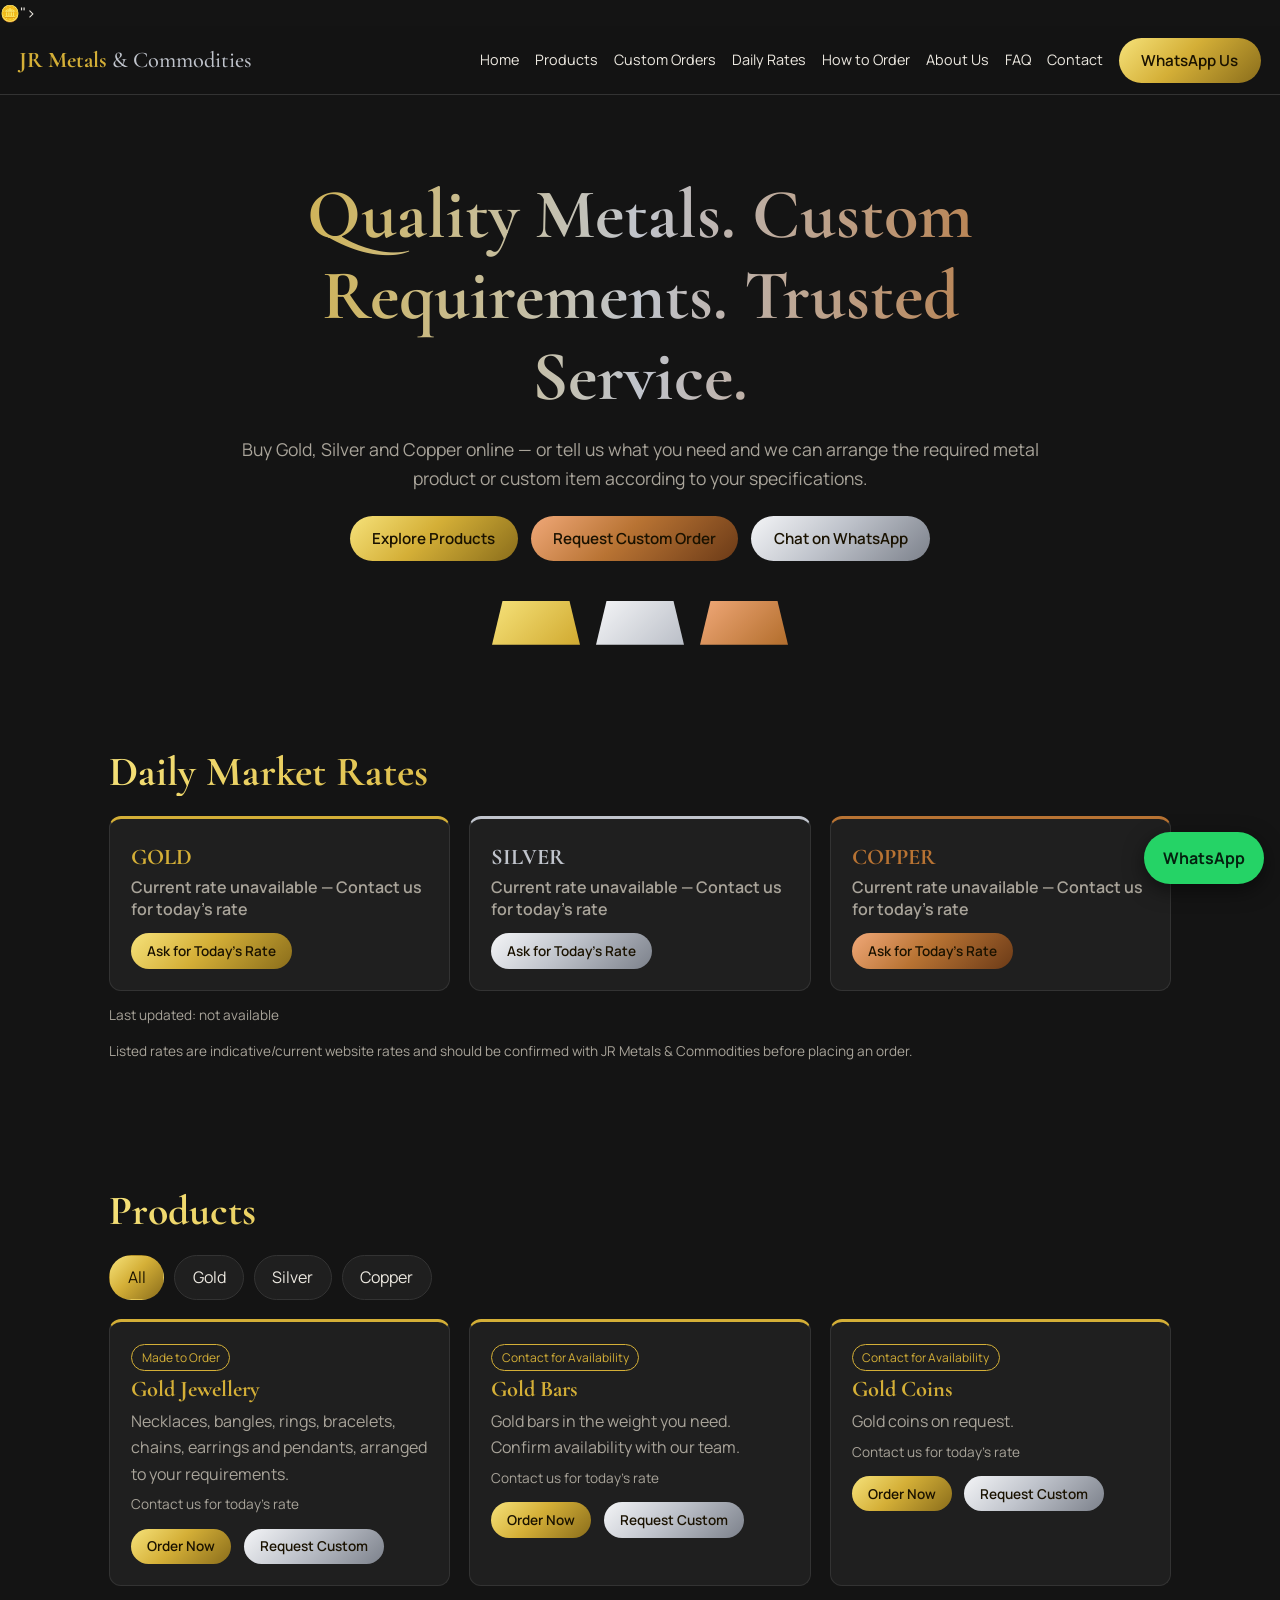
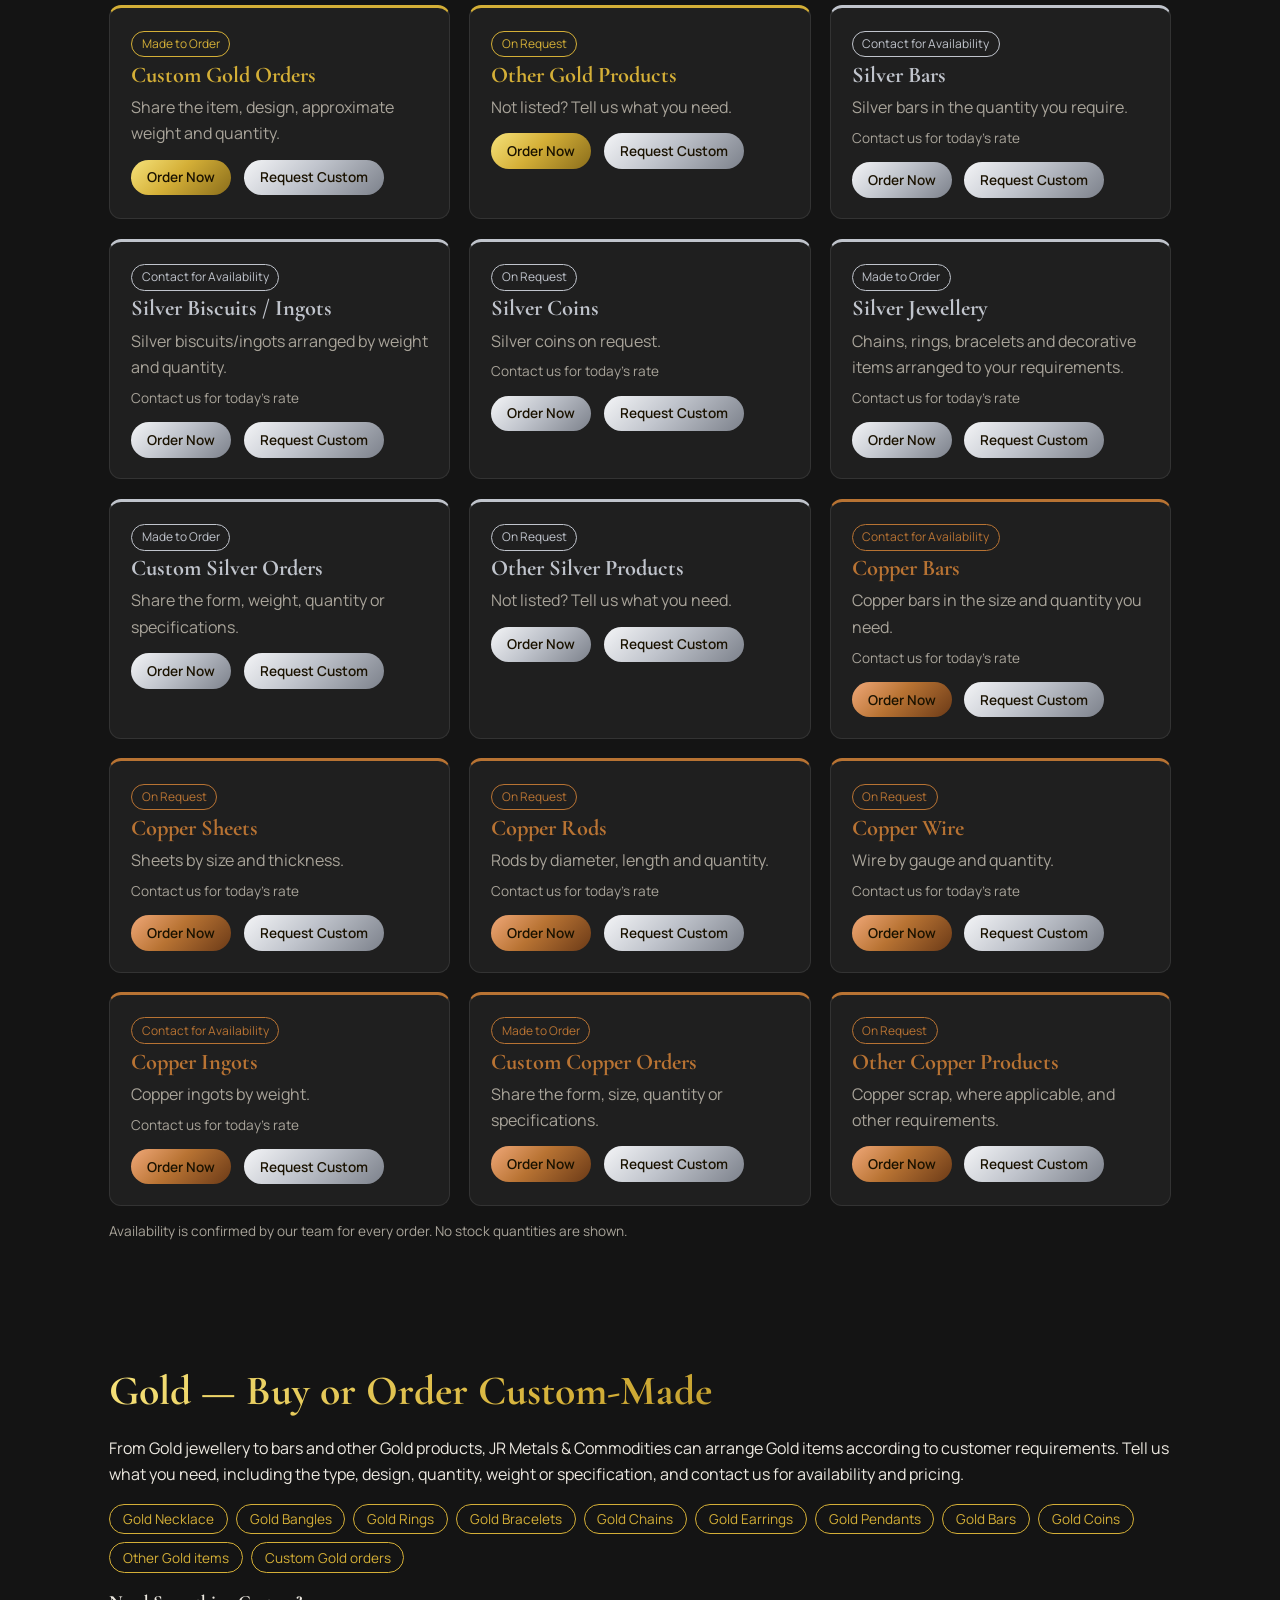
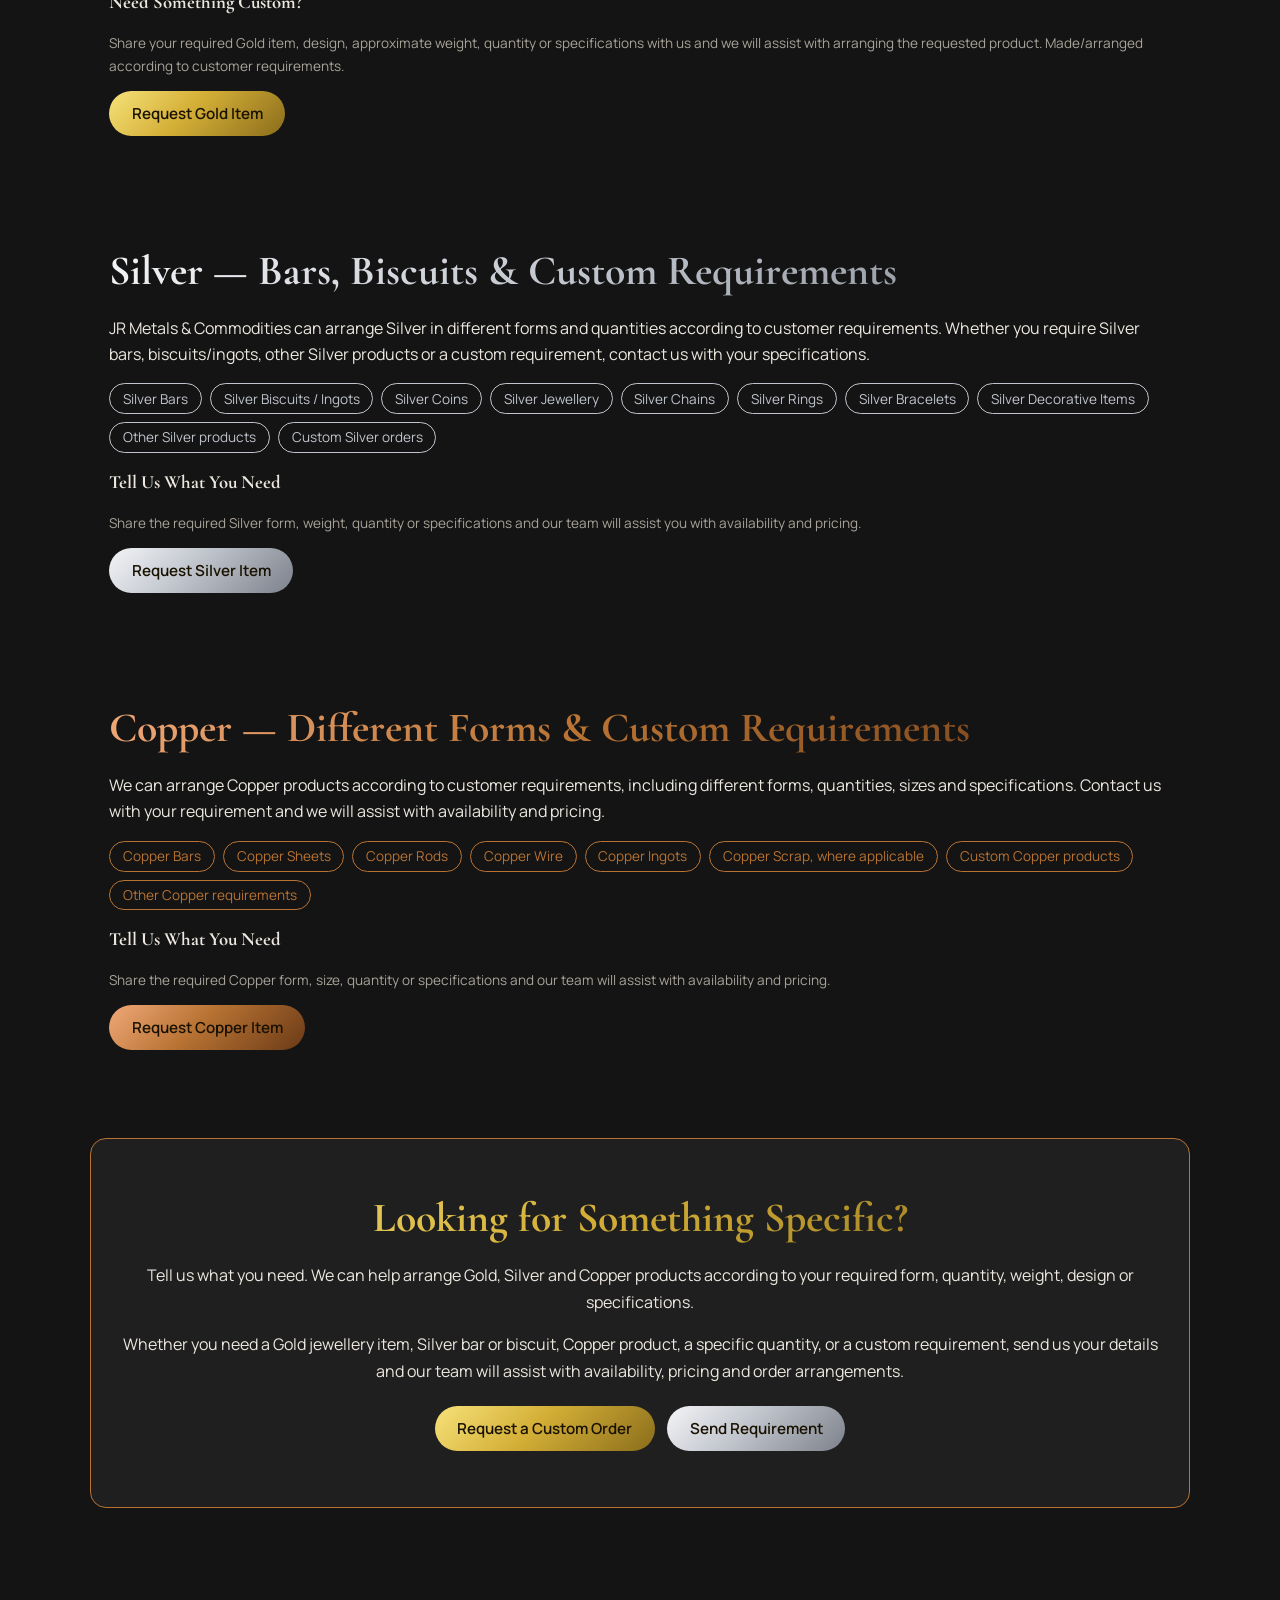
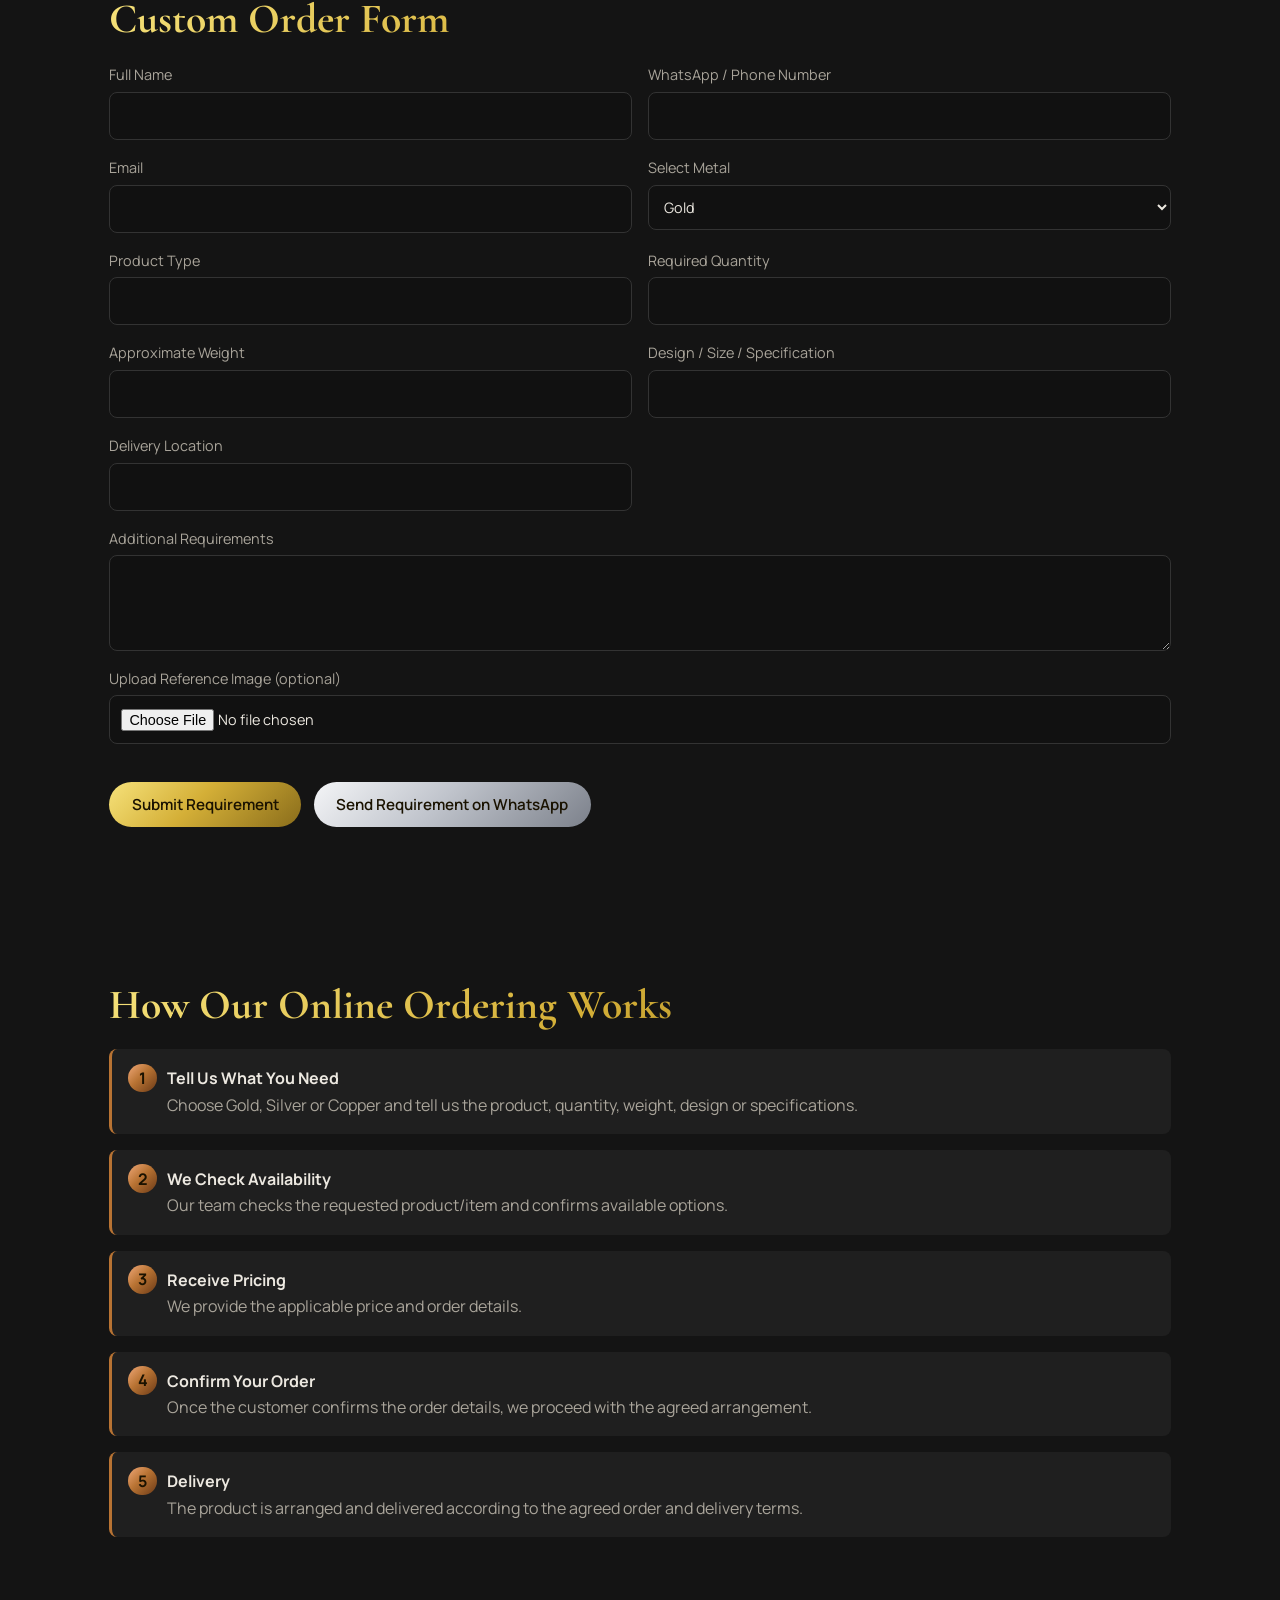
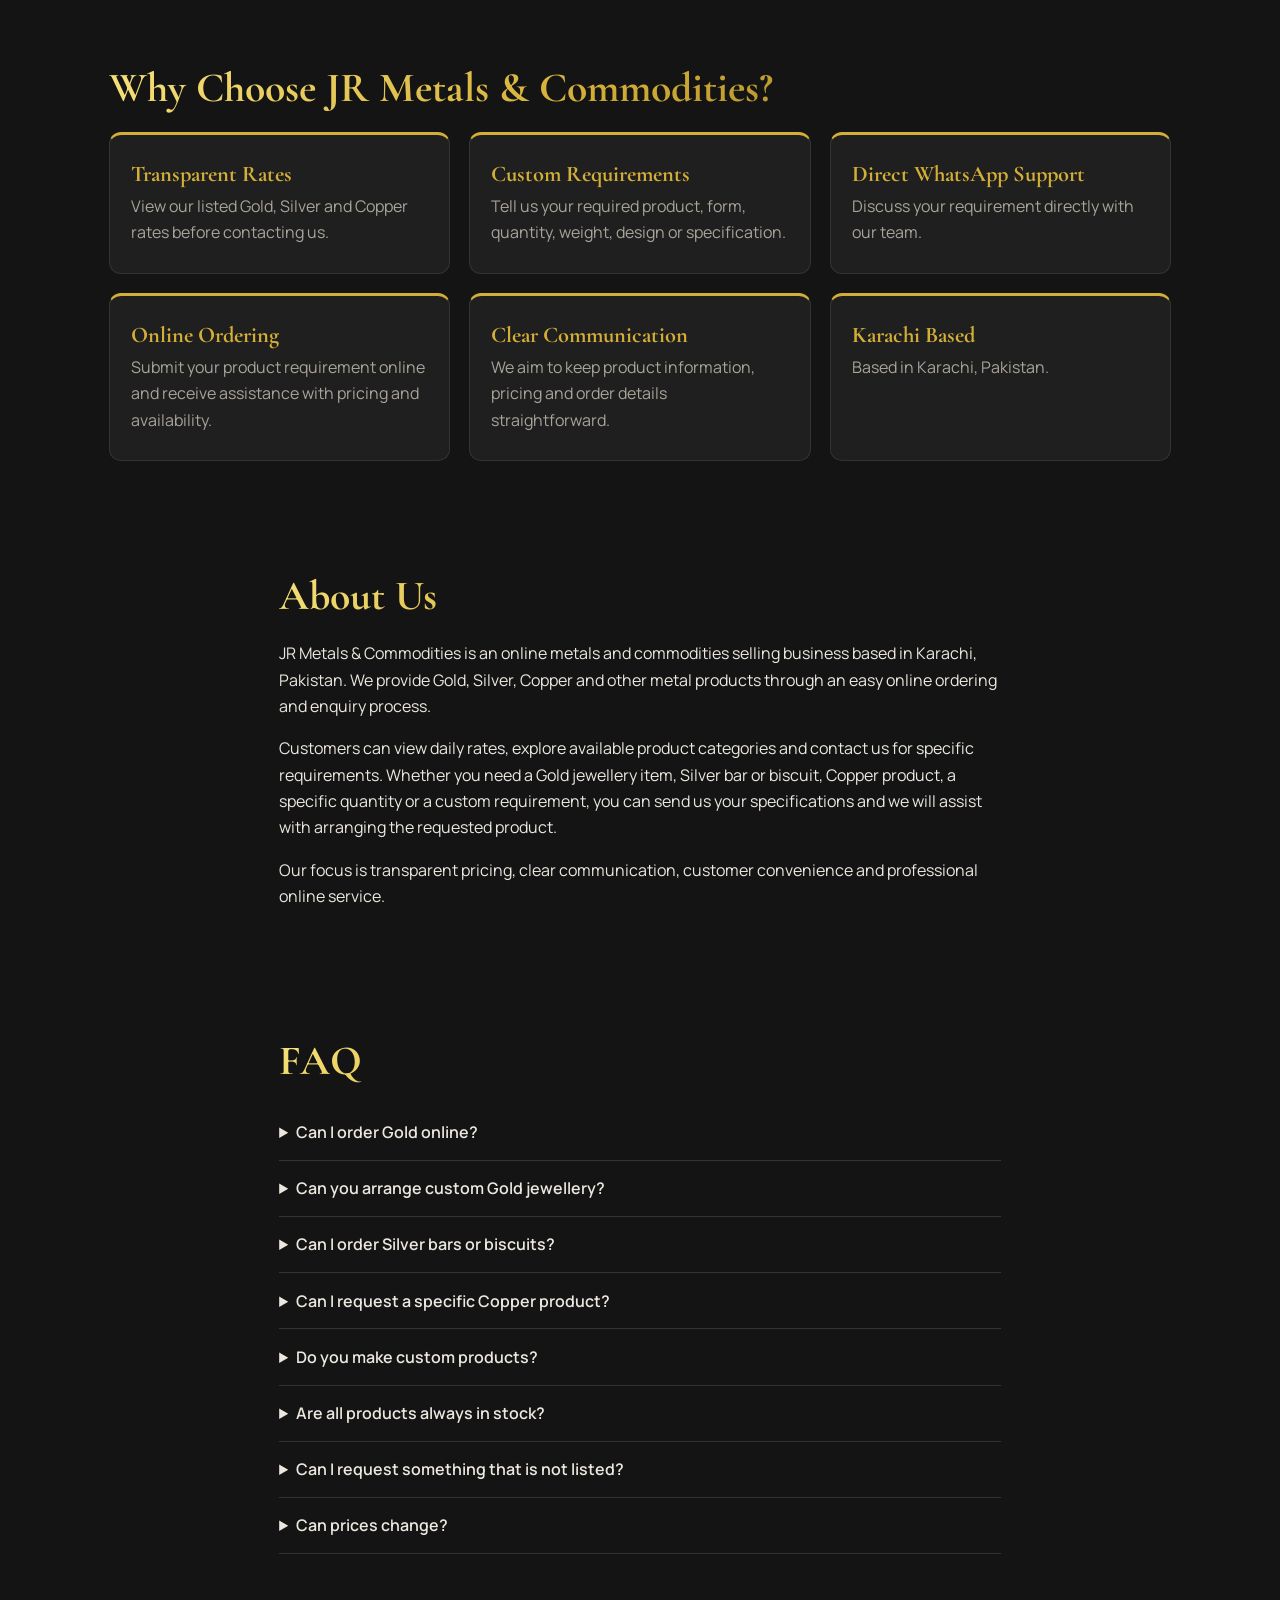
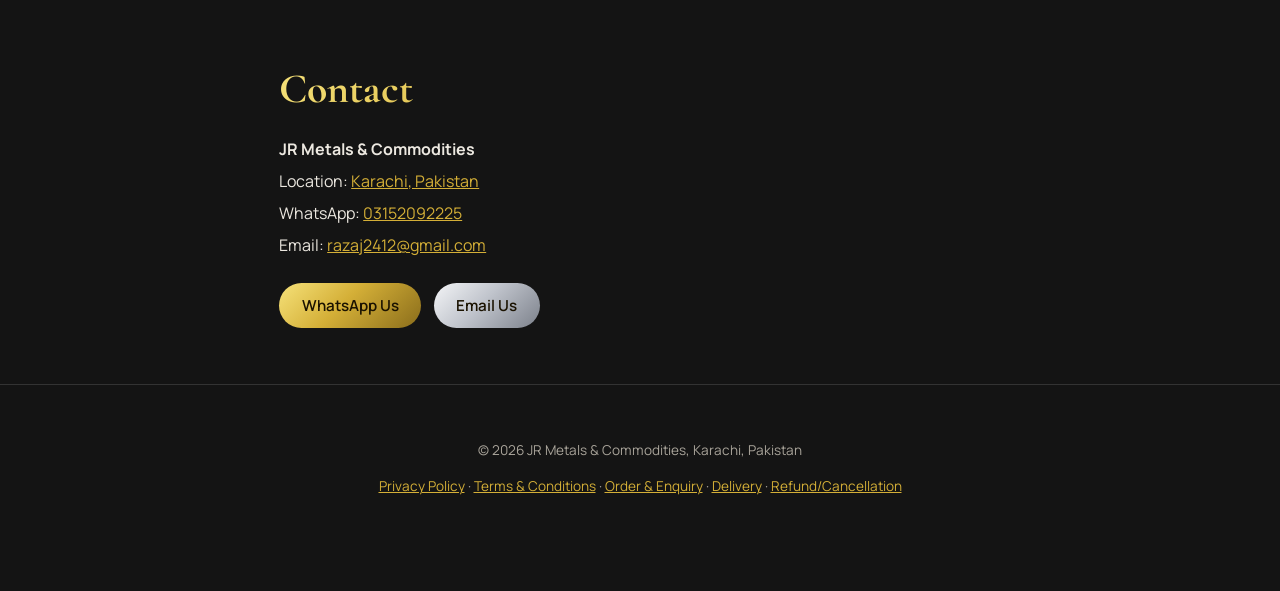
<file: index.html>
<!DOCTYPE html>
<html lang="en">
<head>
<meta charset="utf-8">
<meta name="viewport" content="width=device-width, initial-scale=1">
<title>JR Metals &amp; Commodities | Gold, Silver &amp; Copper Online</title>
<meta name="description" content="JR Metals &amp; Commodities is an online metals and commodities seller based in Karachi, Pakistan. Buy or request Gold, Silver and Copper products, custom requirements and daily rates online.">
<meta property="og:type" content="website">
<meta property="og:title" content="JR Metals &amp; Commodities | Gold, Silver &amp; Copper Online">
<meta property="og:description" content="Buy or request Gold, Silver and Copper products, custom requirements and daily rates online. Based in Karachi, Pakistan.">
<link rel="icon" href="data:image/svg+xml,%3Csvg xmlns='http://www.w3.org/2000/svg' viewBox='0 0 100 100'%3E%3Ccircle cx='50' cy='50' r='44' fill='%23d4af37'/%3E%3C/svg%3E">
<meta name="theme-color" content="#141414"><text y='.9em' font-size='90'>🪙</text></svg>">
<link rel="preconnect" href="https://fonts.googleapis.com">
<link href="https://fonts.googleapis.com/css2?family=Cormorant+Garamond:wght@500;700&family=Manrope:wght@400;600&display=swap" rel="stylesheet">
<link rel="stylesheet" href="styles.css">
<script type="application/ld+json">
{"@context":"https://schema.org","@type":"LocalBusiness","name":"JR Metals & Commodities","description":"Online metals and commodities seller: Gold, Silver and Copper products and custom requirements.","email":"razaj2412@gmail.com","telephone":"+923152092225","address":{"@type":"PostalAddress","addressLocality":"Karachi","addressCountry":"PK"}}
</script>
</head>
<body>
<header class="site-header">
  <a class="brand" href="#home">JR Metals <span>&amp; Commodities</span></a>
  <button class="menu-btn" aria-label="Menu" aria-expanded="false" aria-controls="nav">☰</button>
  <nav id="nav" aria-label="Main">
    <a href="#home">Home</a><a href="#products">Products</a><a href="#custom">Custom Orders</a><a href="#rates">Daily Rates</a><a href="#how">How to Order</a><a href="#about">About Us</a><a href="#faq">FAQ</a><a href="#contact">Contact</a>
    <a class="btn btn-gold" data-wa="general" href="#">WhatsApp Us</a>
  </nav>
</header>

<main>
<section id="home" class="hero">
  <h1>Quality Metals. Custom Requirements. Trusted Service.</h1>
  <p>Buy Gold, Silver and Copper online — or tell us what you need and we can arrange the required metal product or custom item according to your specifications.</p>
  <div class="btns">
    <a class="btn btn-gold" href="#products">Explore Products</a>
    <a class="btn btn-copper" data-wa="custom" href="#">Request Custom Order</a>
    <a class="btn btn-silver" data-wa="general" href="#">Chat on WhatsApp</a>
  </div>
  <div class="ingots" aria-hidden="true"><i class="ingot gold"></i><i class="ingot silver"></i><i class="ingot copper"></i></div>
</section>

<section id="rates" class="section">
  <h2>Daily Market Rates</h2>
  <div id="rates-grid" class="grid3"></div>
  <p class="note" id="rates-updated" aria-live="polite"></p>
  <p class="note">Listed rates are indicative/current website rates and should be confirmed with JR Metals &amp; Commodities before placing an order.</p>
</section>

<section id="products" class="section">
  <h2>Products</h2>
  <div class="tabs" role="tablist" id="tabs"></div>
  <div id="product-grid" class="grid3"></div>
  <p class="note">Availability is confirmed by our team for every order. No stock quantities are shown.</p>
</section>

<noscript><p class="section note">Please enable JavaScript to view products and rates, or contact us on WhatsApp: 03152092225 or razaj2412@gmail.com.</p></noscript>
<div id="metal-sections"></div>

<section id="custom" class="section cta-band">
  <h2>Looking for Something Specific?</h2>
  <p>Tell us what you need. We can help arrange Gold, Silver and Copper products according to your required form, quantity, weight, design or specifications.</p>
  <p>Whether you need a Gold jewellery item, Silver bar or biscuit, Copper product, a specific quantity, or a custom requirement, send us your details and our team will assist with availability, pricing and order arrangements.</p>
  <div class="btns"><a class="btn btn-gold" data-wa="custom" href="#">Request a Custom Order</a><a class="btn btn-silver" href="#enquiry">Send Requirement</a></div>
</section>

<section id="enquiry" class="section">
  <h2>Custom Order Form</h2>
  <form id="enquiry-form" class="form" novalidate>
    <label>Full Name<input name="name" required autocomplete="name"></label>
    <label>WhatsApp / Phone Number<input name="phone" type="tel" required autocomplete="tel"></label>
    <label>Email<input name="email" type="email" autocomplete="email"></label>
    <label>Select Metal<select name="metal" required><option>Gold</option><option>Silver</option><option>Copper</option><option>Other</option></select></label>
    <label>Product Type<input name="product" required></label>
    <label>Required Quantity<input name="quantity"></label>
    <label>Approximate Weight<input name="weight"></label>
    <label>Design / Size / Specification<input name="spec"></label>
    <label>Delivery Location<input name="location"></label>
    <label class="full">Additional Requirements<textarea name="notes" rows="3"></textarea></label>
    <label class="full">Upload Reference Image (optional)<input name="image" type="file" accept="image/*"></label>
    <div class="full btns">
      <button class="btn btn-gold" type="submit">Submit Requirement</button>
      <button class="btn btn-silver" type="button" id="form-wa">Send Requirement on WhatsApp</button>
    </div>
    <p class="note full" id="form-status" role="status"></p>
  </form>
</section>

<section id="how" class="section">
  <h2>How Our Online Ordering Works</h2>
  <ol class="steps">
    <li><b>Tell Us What You Need</b>Choose Gold, Silver or Copper and tell us the product, quantity, weight, design or specifications.</li>
    <li><b>We Check Availability</b>Our team checks the requested product/item and confirms available options.</li>
    <li><b>Receive Pricing</b>We provide the applicable price and order details.</li>
    <li><b>Confirm Your Order</b>Once the customer confirms the order details, we proceed with the agreed arrangement.</li>
    <li><b>Delivery</b>The product is arranged and delivered according to the agreed order and delivery terms.</li>
  </ol>
</section>

<section class="section">
  <h2>Why Choose JR Metals &amp; Commodities?</h2>
  <div class="grid3">
    <div class="card"><h3>Transparent Rates</h3><p>View our listed Gold, Silver and Copper rates before contacting us.</p></div>
    <div class="card"><h3>Custom Requirements</h3><p>Tell us your required product, form, quantity, weight, design or specification.</p></div>
    <div class="card"><h3>Direct WhatsApp Support</h3><p>Discuss your requirement directly with our team.</p></div>
    <div class="card"><h3>Online Ordering</h3><p>Submit your product requirement online and receive assistance with pricing and availability.</p></div>
    <div class="card"><h3>Clear Communication</h3><p>We aim to keep product information, pricing and order details straightforward.</p></div>
    <div class="card"><h3>Karachi Based</h3><p>Based in Karachi, Pakistan.</p></div>
  </div>
</section>

<section id="about" class="section narrow">
  <h2>About Us</h2>
  <p>JR Metals &amp; Commodities is an online metals and commodities selling business based in Karachi, Pakistan. We provide Gold, Silver, Copper and other metal products through an easy online ordering and enquiry process.</p>
  <p>Customers can view daily rates, explore available product categories and contact us for specific requirements. Whether you need a Gold jewellery item, Silver bar or biscuit, Copper product, a specific quantity or a custom requirement, you can send us your specifications and we will assist with arranging the requested product.</p>
  <p>Our focus is transparent pricing, clear communication, customer convenience and professional online service.</p>
</section>

<section id="faq" class="section narrow">
  <h2>FAQ</h2>
  <div id="faq-list"></div>
</section>

<section id="contact" class="section narrow">
  <h2>Contact</h2>
  <address>
    <b>JR Metals &amp; Commodities</b><br>
    Location: <a id="map-link" target="_blank" rel="noopener" href="https://www.google.com/maps/search/?api=1&amp;query=Karachi%2C+Pakistan">Karachi, Pakistan</a><br>
    WhatsApp: <a data-wa="general" href="#">03152092225</a><br>
    Email: <a href="mailto:razaj2412@gmail.com">razaj2412@gmail.com</a>
  </address>
  <div class="btns"><a class="btn btn-gold" data-wa="general" href="#">WhatsApp Us</a><a class="btn btn-silver" href="mailto:razaj2412@gmail.com">Email Us</a></div>
</section>
</main>

<footer>
  <p>© <span id="year"></span> JR Metals &amp; Commodities, Karachi, Pakistan</p>
  <p><a href="policies.html#privacy">Privacy Policy</a> · <a href="policies.html#terms">Terms &amp; Conditions</a> · <a href="policies.html#order">Order &amp; Enquiry</a> · <a href="policies.html#delivery">Delivery</a> · <a href="policies.html#refund">Refund/Cancellation</a></p>
</footer>
<a class="float-wa" data-wa="general" href="#" aria-label="Chat on WhatsApp">WhatsApp</a>
<script src="script.js"></script>
</body>
</html>
</file>
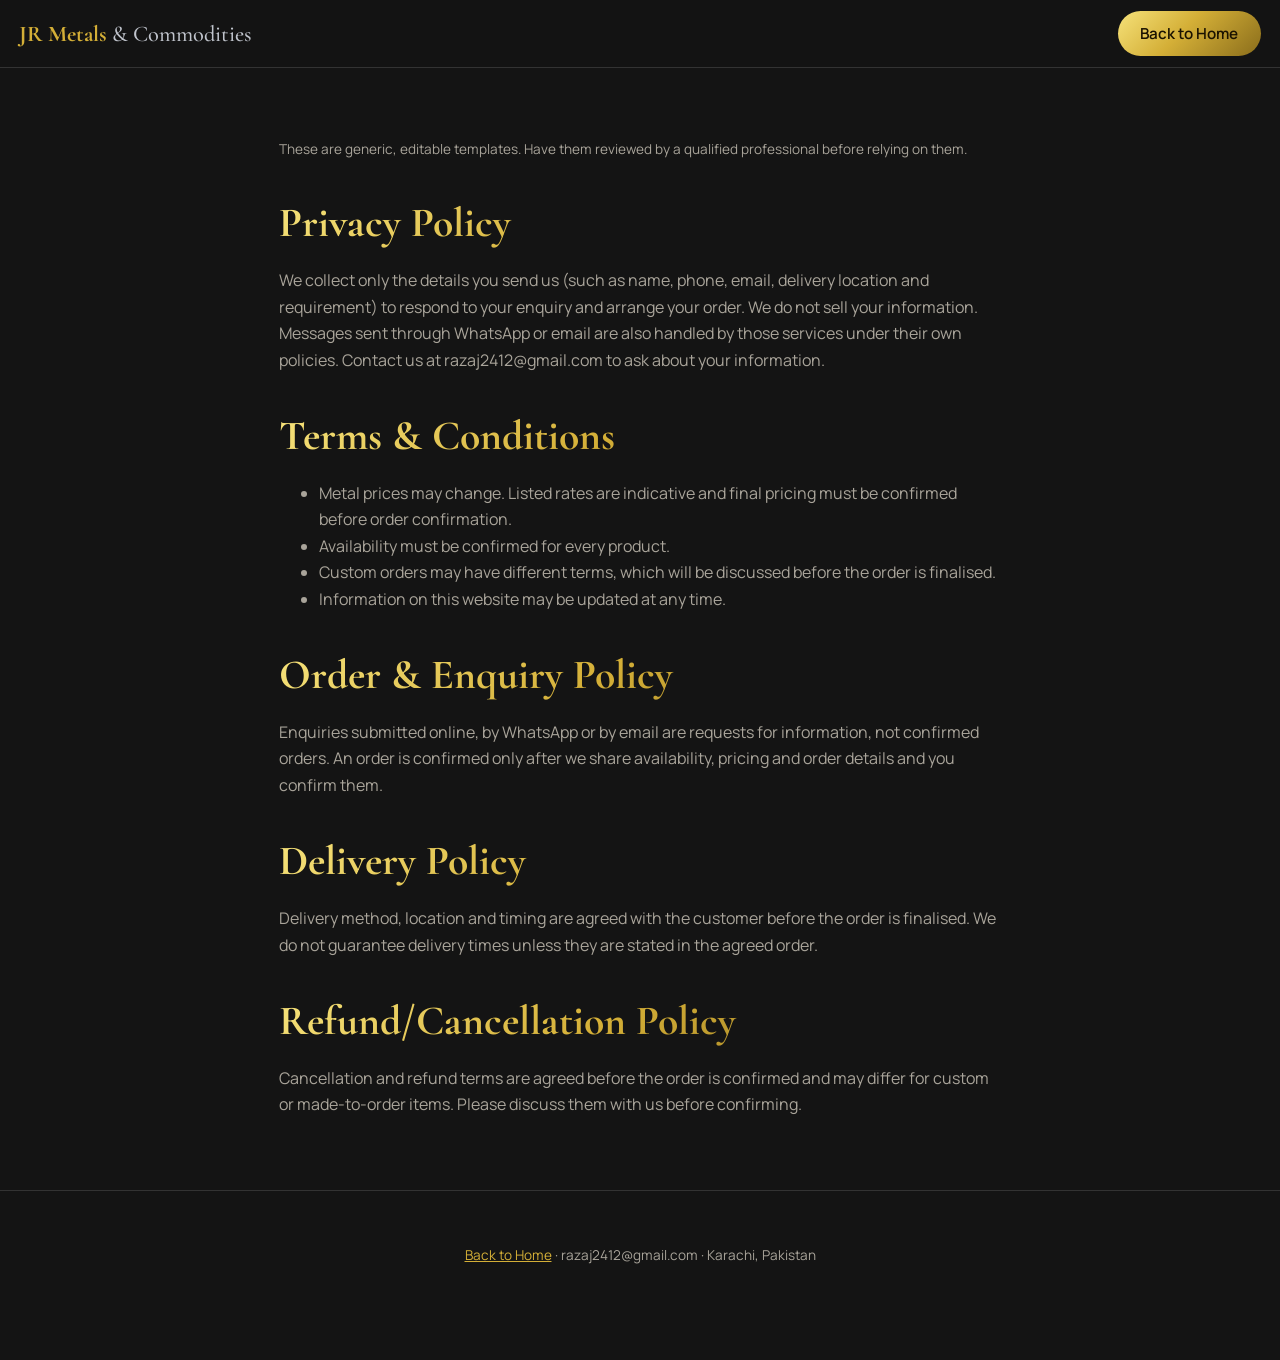
<file: policies.html>
<!DOCTYPE html>
<html lang="en">
<head>
<meta charset="utf-8">
<meta name="viewport" content="width=device-width, initial-scale=1">
<title>Policies | JR Metals &amp; Commodities</title>
<link href="https://fonts.googleapis.com/css2?family=Cormorant+Garamond:wght@500;700&family=Manrope:wght@400;600&display=swap" rel="stylesheet">
<link rel="stylesheet" href="styles.css">
</head>
<body>
<header class="site-header"><a class="brand" href="index.html">JR Metals <span>&amp; Commodities</span></a><a class="btn btn-gold" href="index.html">Back to Home</a></header>
<main class="section narrow policy">
<p class="note">These are generic, editable templates. Have them reviewed by a qualified professional before relying on them.</p>

<h2 id="privacy">Privacy Policy</h2>
<p>We collect only the details you send us (such as name, phone, email, delivery location and requirement) to respond to your enquiry and arrange your order. We do not sell your information. Messages sent through WhatsApp or email are also handled by those services under their own policies. Contact us at razaj2412@gmail.com to ask about your information.</p>

<h2 id="terms">Terms &amp; Conditions</h2>
<ul>
<li>Metal prices may change. Listed rates are indicative and final pricing must be confirmed before order confirmation.</li>
<li>Availability must be confirmed for every product.</li>
<li>Custom orders may have different terms, which will be discussed before the order is finalised.</li>
<li>Information on this website may be updated at any time.</li>
</ul>

<h2 id="order">Order &amp; Enquiry Policy</h2>
<p>Enquiries submitted online, by WhatsApp or by email are requests for information, not confirmed orders. An order is confirmed only after we share availability, pricing and order details and you confirm them.</p>

<h2 id="delivery">Delivery Policy</h2>
<p>Delivery method, location and timing are agreed with the customer before the order is finalised. We do not guarantee delivery times unless they are stated in the agreed order.</p>

<h2 id="refund">Refund/Cancellation Policy</h2>
<p>Cancellation and refund terms are agreed before the order is confirmed and may differ for custom or made-to-order items. Please discuss them with us before confirming.</p>
</main>
<footer><p><a href="index.html">Back to Home</a> · razaj2412@gmail.com · Karachi, Pakistan</p></footer>
</body>
</html>
</file>
<file: styles.css>
:root{--bg:#141414;--panel:#1f1f1f;--line:#333;--text:#ece8e0;--muted:#a9a49a;
--gold:#d4af37;--silver:#c0c4cc;--copper:#b87333;
--g-gold:linear-gradient(135deg,#f6e27a,#d4af37 45%,#8a6d1b);
--g-silver:linear-gradient(135deg,#f4f5f7,#c0c4cc 45%,#7c818b);
--g-copper:linear-gradient(135deg,#f0a878,#b87333 45%,#6b3a17)}
*{box-sizing:border-box}
html{scroll-behavior:smooth;scroll-padding-top:72px}
body{margin:0;background:var(--bg);color:var(--text);font:400 1rem/1.65 Manrope,system-ui,sans-serif;overflow-x:hidden}
h1,h2,h3,.brand{font-family:"Cormorant Garamond",Georgia,serif;line-height:1.15}
h2{font-size:clamp(1.8rem,4vw,2.6rem);margin:0 0 1.2rem;background:var(--g-gold);-webkit-background-clip:text;background-clip:text;color:transparent}
a{color:var(--gold)}
:focus-visible{outline:2px solid var(--gold);outline-offset:3px}
.site-header{position:sticky;top:0;z-index:20;display:flex;justify-content:space-between;align-items:center;padding:.7rem 1.2rem;background:rgba(20,20,20,.94);backdrop-filter:blur(8px);border-bottom:1px solid var(--line)}
.brand{font-size:1.4rem;font-weight:700;color:var(--gold);text-decoration:none}.brand span{color:var(--silver);font-weight:500}
nav{display:flex;gap:1rem;align-items:center}
nav a:not(.btn){color:var(--text);text-decoration:none;font-size:.9rem}
nav a:not(.btn):hover{color:var(--gold)}
.menu-btn{display:none;background:none;border:1px solid var(--line);color:var(--text);font-size:1.4rem;padding:.2rem .7rem;border-radius:6px}
.btn{display:inline-block;padding:.75rem 1.4rem;border-radius:999px;font:600 .95rem Manrope,sans-serif;text-decoration:none;text-align:center;border:0;cursor:pointer;color:#1a1200;transition:transform .2s,filter .2s}
.btn:hover{transform:translateY(-2px);filter:brightness(1.1)}
.btn-gold{background:var(--g-gold)}.btn-silver{background:var(--g-silver)}.btn-copper{background:var(--g-copper)}
.btns{display:flex;flex-wrap:wrap;gap:.8rem;margin-top:1.4rem}
.hero{padding:5rem 1.2rem 3rem;text-align:center;max-width:900px;margin:auto}
.hero h1{font-size:clamp(2.3rem,7vw,4.4rem);margin:0 0 1rem;background:linear-gradient(90deg,var(--gold),var(--silver),var(--copper));-webkit-background-clip:text;background-clip:text;color:transparent}
.hero p{color:var(--muted);font-size:1.1rem}.hero .btns{justify-content:center}
.ingots{display:flex;justify-content:center;gap:1rem;margin-top:2.5rem}
.ingot{display:block;width:88px;height:44px;clip-path:polygon(12% 0,88% 0,100% 100%,0 100%);animation:glint 5s ease-in-out infinite;background-size:200% 200%}
.ingot.gold{background-image:var(--g-gold)}.ingot.silver{background-image:var(--g-silver);animation-delay:.6s}.ingot.copper{background-image:var(--g-copper);animation-delay:1.2s}
@keyframes glint{50%{background-position:100% 100%;transform:translateY(-6px)}}
.section{padding:3.5rem 1.2rem;max-width:1100px;margin:auto}
.narrow{max-width:760px}
.grid3{display:grid;grid-template-columns:repeat(auto-fit,minmax(260px,1fr));gap:1.2rem}
.card{background:var(--panel);border:1px solid var(--line);border-top:3px solid var(--c,var(--gold));border-radius:12px;padding:1.3rem;transition:transform .25s,border-color .25s}
.card:hover{transform:translateY(-4px);border-color:var(--c,var(--gold))}
.card h3{margin:.3rem 0;font-size:1.4rem;color:var(--c,var(--gold))}
.card p{color:var(--muted);margin:.4rem 0}
.gold{--c:var(--gold)}.silver{--c:var(--silver)}.copper{--c:var(--copper)}
.price.na{font:600 1rem Manrope,sans-serif;color:var(--muted)}
.price{font:700 1.7rem "Cormorant Garamond",serif;color:var(--text)}
.status{display:inline-block;font-size:.75rem;padding:.15rem .6rem;border:1px solid var(--c);border-radius:99px;color:var(--c)}
.tabs{display:flex;flex-wrap:wrap;gap:.6rem;margin-bottom:1.2rem}
.tabs button{background:var(--panel);color:var(--text);border:1px solid var(--line);padding:.5rem 1.1rem;border-radius:99px;cursor:pointer;font:inherit}
.tabs button[aria-selected=true]{background:var(--g-gold);color:#1a1200;border-color:transparent}
.card .btns{margin-top:.8rem}.card .btn{padding:.55rem 1rem;font-size:.85rem}
.note{color:var(--muted);font-size:.85rem}
.cta-band{background:var(--panel);border:1px solid var(--copper);border-radius:16px;text-align:center;margin:2rem auto}
.cta-band .btns{justify-content:center}
.msection.gold h2{background-image:var(--g-gold)}
.msection.silver h2{background-image:var(--g-silver)}.msection.copper h2{background-image:var(--g-copper)}
.chips{display:flex;flex-wrap:wrap;gap:.5rem;padding:0;list-style:none}
.chips li{border:1px solid var(--c);color:var(--c);border-radius:99px;padding:.2rem .8rem;font-size:.85rem}
.form{display:grid;grid-template-columns:1fr 1fr;gap:1rem}
.form label{display:flex;flex-direction:column;gap:.3rem;font-size:.9rem;color:var(--muted)}
.form .full{grid-column:1/-1}
input,select,textarea{background:#111;color:var(--text);border:1px solid var(--line);border-radius:8px;padding:.7rem;font:inherit}
.steps{counter-reset:s;list-style:none;padding:0;display:grid;gap:1rem}
.steps li{counter-increment:s;background:var(--panel);border-left:3px solid var(--copper);padding:1rem 1rem 1rem 3.4rem;position:relative;border-radius:8px;color:var(--muted)}
.steps li::before{content:counter(s);position:absolute;left:1rem;top:.9rem;width:1.8rem;height:1.8rem;border-radius:50%;background:var(--g-copper);color:#1a1200;font-weight:700;display:grid;place-items:center}
.steps b{display:block;color:var(--text)}
details{border-bottom:1px solid var(--line);padding:.9rem 0}
summary{cursor:pointer;font-weight:600}details p{color:var(--muted);margin:.6rem 0 0}
address{font-style:normal;line-height:2}
footer{text-align:center;padding:2.5rem 1rem 5rem;border-top:1px solid var(--line);color:var(--muted);font-size:.85rem}
.float-wa{position:fixed;right:1rem;bottom:1rem;z-index:30;background:#25d366;color:#04210f;font-weight:700;text-decoration:none;padding:.8rem 1.2rem;border-radius:99px;box-shadow:0 6px 20px rgba(0,0,0,.5)}
.policy h2{margin-top:2.5rem}.policy p,.policy li{color:var(--muted)}
@media(max-width:820px){
.menu-btn{display:block}
nav{display:none;position:absolute;top:100%;left:0;right:0;flex-direction:column;align-items:stretch;padding:1rem;background:#141414;border-bottom:1px solid var(--line)}
nav.open{display:flex}
nav a{padding:.5rem 0}
.form{grid-template-columns:1fr}.btn{width:100%}.site-header>.btn{width:auto}.btns{flex-direction:column}
}
@media(prefers-reduced-motion:reduce){*{animation:none!important;transition:none!important;scroll-behavior:auto!important}}
</file>
